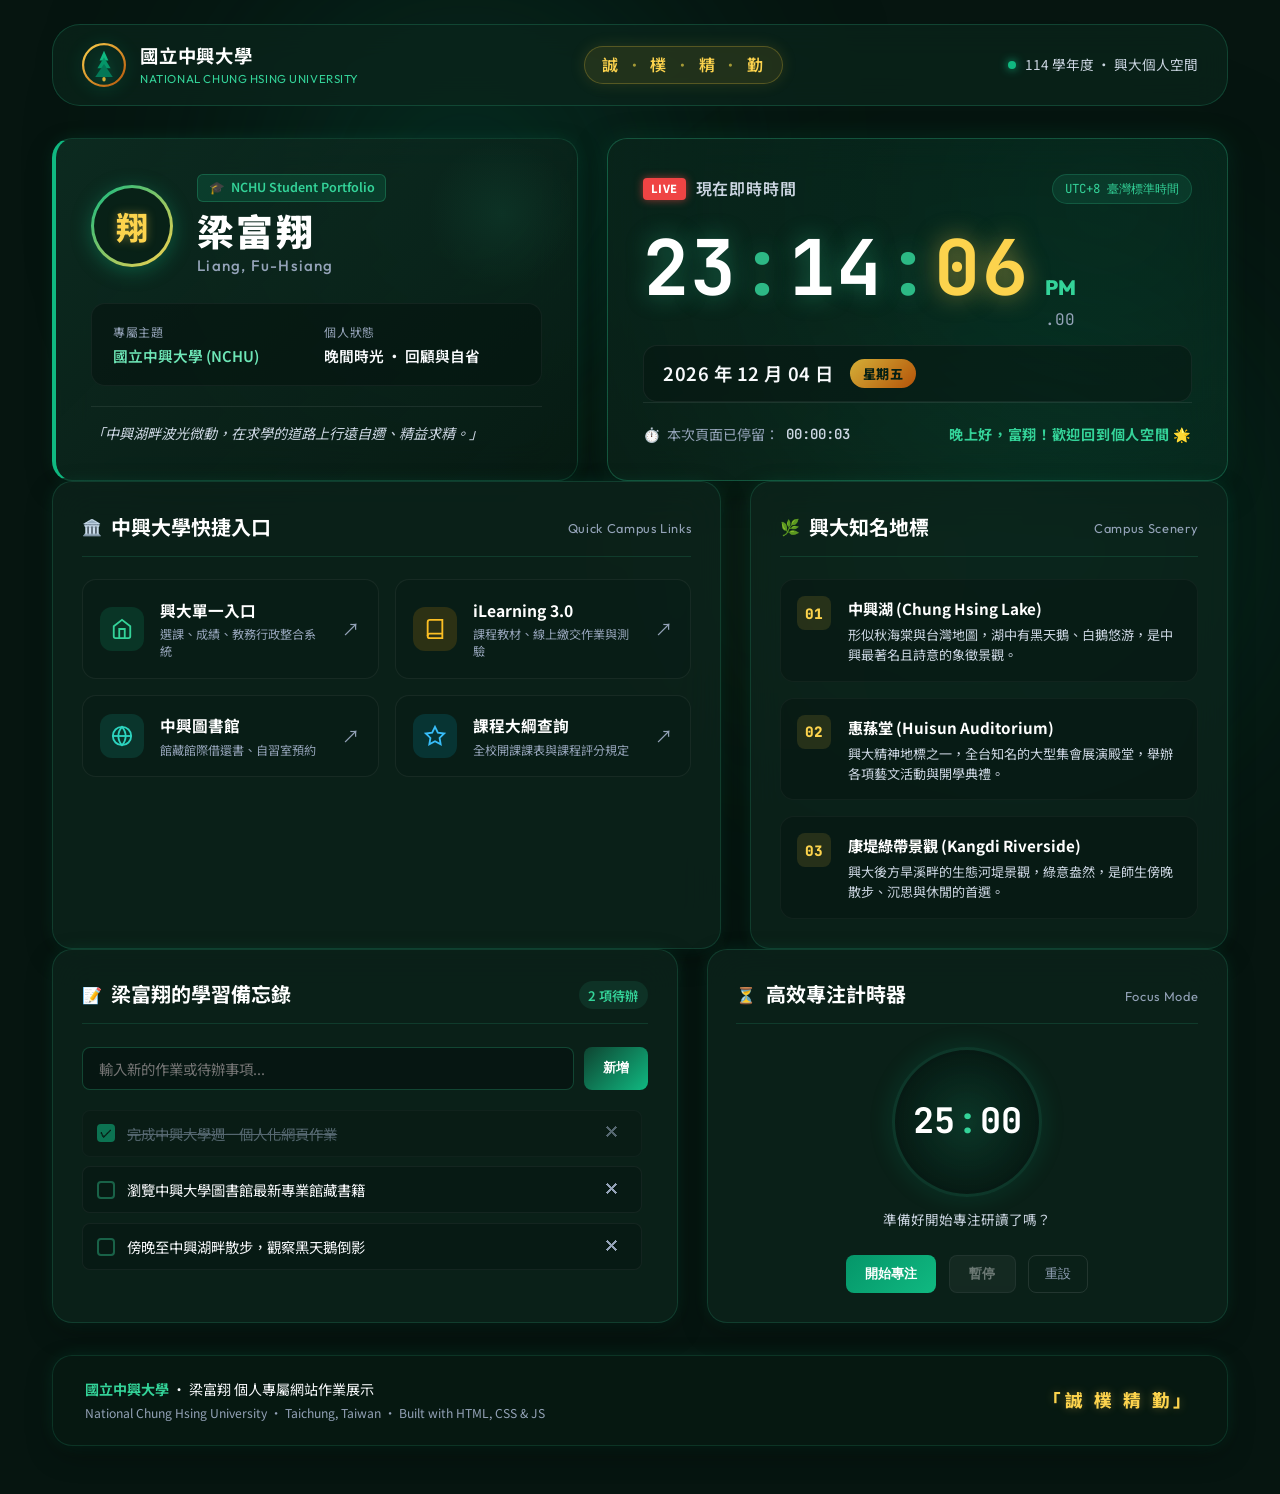
<file: index.html>
<!DOCTYPE html>
<html lang="zh-TW">
<head>
  <meta charset="UTF-8">
  <meta name="viewport" content="width=device-width, initial-scale=1.0">
  <title>梁富翔 | 國立中興大學 NCHU 個人化首頁</title>
  <meta name="description" content="梁富翔的國立中興大學個人專屬首頁，包含即時動態時鐘、興大校園快捷系統、學習待辦清單與專注工具。">
  <!-- Google Fonts: Noto Sans TC, Plus Jakarta Sans, JetBrains Mono -->
  <link rel="preconnect" href="https://fonts.googleapis.com">
  <link rel="preconnect" href="https://fonts.gstatic.com" crossorigin>
  <link href="https://fonts.googleapis.com/css2?family=JetBrains+Mono:wght@400;600;700&family=Noto+Sans+TC:wght@300;400;500;700;900&family=Outfit:wght@400;600;700;800&display=swap" rel="stylesheet">
  <link rel="stylesheet" href="style.css">
</head>
<body>
  <!-- 背景流體光暈特效 -->
  <div class="background-ambient">
    <div class="ambient-glow glow-1"></div>
    <div class="ambient-glow glow-2"></div>
    <div class="ambient-glow glow-3"></div>
  </div>

  <div class="app-container">
    <!-- 頂部導覽列 -->
    <header class="navbar">
      <div class="nav-brand">
        <div class="brand-logo">
          <!-- 興大經典樹形與校徽象徵 SVG -->
          <svg viewBox="0 0 40 40" fill="none" xmlns="http://www.w3.org/2000/svg" class="nchu-logo-svg">
            <circle cx="20" cy="20" r="19" stroke="url(#goldGrad)" stroke-width="2"/>
            <path d="M20 7L24 16H16L20 7Z" fill="#10B981"/>
            <path d="M20 13L26 23H14L20 13Z" fill="#059669"/>
            <path d="M20 19L28 31H12L20 19Z" fill="#047857"/>
            <rect x="18.5" y="31" width="3" height="4" rx="1.5" fill="#D4AF37"/>
            <defs>
              <linearGradient id="goldGrad" x1="0" y1="0" x2="40" y2="40" gradientUnits="userSpaceOnUse">
                <stop stop-color="#FCD34D"/>
                <stop offset="1" stop-color="#B45309"/>
              </linearGradient>
            </defs>
          </svg>
        </div>
        <div class="brand-text">
          <span class="univ-name">國立中興大學</span>
          <span class="univ-en">National Chung Hsing University</span>
        </div>
      </div>

      <div class="motto-badge">
        <span class="motto-word">誠</span>
        <span class="motto-dot">·</span>
        <span class="motto-word">樸</span>
        <span class="motto-dot">·</span>
        <span class="motto-word">精</span>
        <span class="motto-dot">·</span>
        <span class="motto-word">勤</span>
      </div>

      <div class="system-status">
        <span class="status-indicator"></span>
        <span class="status-text" id="semester-info">114 學年度 · 興大個人空間</span>
      </div>
    </header>

    <!-- 主要內容區 -->
    <main class="main-content">
      <!-- 英雄區：個人資訊 + 即時時鐘儀表板 -->
      <section class="hero-section">
        <!-- 個人名牌卡片 -->
        <div class="profile-card glass-panel">
          <div class="profile-header">
            <div class="avatar-ring">
              <div class="avatar-inner">翔</div>
            </div>
            <div class="profile-info">
              <div class="badge-role">
                <span class="badge-icon">🎓</span>
                <span>NCHU Student Portfolio</span>
              </div>
              <h1 class="student-name">梁富翔</h1>
              <p class="student-eng">Liang, Fu-Hsiang</p>
            </div>
          </div>
          
          <div class="profile-meta">
            <div class="meta-item">
              <span class="meta-label">專屬主題</span>
              <span class="meta-val highlight-green">國立中興大學 (NCHU)</span>
            </div>
            <div class="meta-item">
              <span class="meta-label">個人狀態</span>
              <span class="meta-val" id="greeting-badge">美好的一天 · 學習中</span>
            </div>
          </div>

          <div class="profile-quote">
            <p id="campus-quote">「中興湖畔波光微動，在求學的道路上行遠自邇、精益求精。」</p>
          </div>
        </div>

        <!-- 即時動態數位時鐘卡片 -->
        <div class="clock-card glass-panel" id="clockCard">
          <div class="clock-card-header">
            <div class="clock-title">
              <span class="live-indicator">LIVE</span>
              <span class="clock-label">現在即時時間</span>
            </div>
            <div class="timezone-tag">UTC+8 臺灣標準時間</div>
          </div>

          <!-- 主時間顯示區 -->
          <div class="clock-display">
            <div class="clock-digits">
              <span id="clock-hours">--</span>
              <span class="clock-colon">:</span>
              <span id="clock-minutes">--</span>
              <span class="clock-colon">:</span>
              <span id="clock-seconds" class="sec-highlight">--</span>
            </div>
            <div class="clock-ampm-wrapper">
              <span id="clock-ampm">--</span>
              <span id="clock-millis">.00</span>
            </div>
          </div>

          <!-- 即時日期與星期 -->
          <div class="date-display">
            <div class="date-main" id="date-string">正在同步系統時間...</div>
            <div class="date-day-tag" id="day-string">星期-</div>
          </div>

          <!-- 時鐘底欄動態資訊 -->
          <div class="clock-footer">
            <div class="session-timer">
              <span class="timer-icon">⏱️</span>
              <span>本次頁面已停留：</span>
              <span id="stay-duration" class="mono">00:00:00</span>
            </div>
            <div class="current-greeting" id="time-greeting">晚間好！</div>
          </div>
        </div>
      </section>

      <!-- 第二層：快捷入口與中興特色 -->
      <section class="grid-section">
        <!-- 興大校園快捷入口 -->
        <div class="portal-box glass-panel">
          <div class="section-title-bar">
            <div class="section-title-wrap">
              <span class="title-icon">🏛️</span>
              <h2>中興大學快捷入口</h2>
            </div>
            <span class="subtitle">Quick Campus Links</span>
          </div>

          <div class="portals-grid">
            <a href="https://portal.nchu.edu.tw/" target="_blank" rel="noopener" class="portal-card">
              <div class="portal-icon-box bg-emerald">
                <svg viewBox="0 0 24 24" fill="none" stroke="currentColor" stroke-width="2" class="icon-svg">
                  <path d="M3 9l9-7 9 7v11a2 2 0 0 1-2 2H5a2 2 0 0 1-2-2z"></path>
                  <polyline points="9 22 9 12 15 12 15 22"></polyline>
                </svg>
              </div>
              <div class="portal-info">
                <h3>興大單一入口</h3>
                <p>選課、成績、教務行政整合系統</p>
              </div>
              <span class="arrow-icon">↗</span>
            </a>

            <a href="https://ilearning.nchu.edu.tw/" target="_blank" rel="noopener" class="portal-card">
              <div class="portal-icon-box bg-gold">
                <svg viewBox="0 0 24 24" fill="none" stroke="currentColor" stroke-width="2" class="icon-svg">
                  <path d="M4 19.5A2.5 2.5 0 0 1 6.5 17H20"></path>
                  <path d="M6.5 2H20v20H6.5A2.5 2.5 0 0 1 4 19.5v-15A2.5 2.5 0 0 1 6.5 2z"></path>
                </svg>
              </div>
              <div class="portal-info">
                <h3>iLearning 3.0</h3>
                <p>課程教材、線上繳交作業與測驗</p>
              </div>
              <span class="arrow-icon">↗</span>
            </a>

            <a href="https://www.lib.nchu.edu.tw/" target="_blank" rel="noopener" class="portal-card">
              <div class="portal-icon-box bg-teal">
                <svg viewBox="0 0 24 24" fill="none" stroke="currentColor" stroke-width="2" class="icon-svg">
                  <circle cx="12" cy="12" r="10"></circle>
                  <line x1="2" y1="12" x2="22" y2="12"></line>
                  <path d="M12 2a15.3 15.3 0 0 1 4 10 15.3 15.3 0 0 1-4 10 15.3 15.3 0 0 1-4-10 15.3 15.3 0 0 1 4-10z"></path>
                </svg>
              </div>
              <div class="portal-info">
                <h3>中興圖書館</h3>
                <p>館藏館際借還書、自習室預約</p>
              </div>
              <span class="arrow-icon">↗</span>
            </a>

            <a href="https://onepiece.nchu.edu.tw/cof/sys_main.htm" target="_blank" rel="noopener" class="portal-card">
              <div class="portal-icon-box bg-cyan">
                <svg viewBox="0 0 24 24" fill="none" stroke="currentColor" stroke-width="2" class="icon-svg">
                  <polygon points="12 2 15.09 8.26 22 9.27 17 14.14 18.18 21.02 12 17.77 5.82 21.02 7 14.14 2 9.27 8.91 8.26 12 2"></polygon>
                </svg>
              </div>
              <div class="portal-info">
                <h3>課程大綱查詢</h3>
                <p>全校開課課表與課程評分規定</p>
              </div>
              <span class="arrow-icon">↗</span>
            </a>
          </div>
        </div>

        <!-- 興大校園地標特色 -->
        <div class="landmarks-box glass-panel">
          <div class="section-title-bar">
            <div class="section-title-wrap">
              <span class="title-icon">🌿</span>
              <h2>興大知名地標</h2>
            </div>
            <span class="subtitle">Campus Scenery</span>
          </div>

          <div class="landmarks-list">
            <div class="landmark-item">
              <div class="landmark-badge">01</div>
              <div class="landmark-content">
                <h4>中興湖 (Chung Hsing Lake)</h4>
                <p>形似秋海棠與台灣地圖，湖中有黑天鵝、白鵝悠游，是中興最著名且詩意的象徵景觀。</p>
              </div>
            </div>

            <div class="landmark-item">
              <div class="landmark-badge">02</div>
              <div class="landmark-content">
                <h4>惠蓀堂 (Huisun Auditorium)</h4>
                <p>興大精神地標之一，全台知名的大型集會展演殿堂，舉辦各項藝文活動與開學典禮。</p>
              </div>
            </div>

            <div class="landmark-item">
              <div class="landmark-badge">03</div>
              <div class="landmark-content">
                <h4>康堤綠帶景觀 (Kangdi Riverside)</h4>
                <p>興大後方旱溪畔的生態河堤景觀，綠意盎然，是師生傍晚散步、沉思與休閒的首選。</p>
              </div>
            </div>
          </div>
        </div>
      </section>

      <!-- 第三層：學習小工具 (待辦事項 + 專注番茄計時器) -->
      <section class="grid-section tools-section">
        <!-- 作業與任務清單 -->
        <div class="todo-box glass-panel">
          <div class="section-title-bar">
            <div class="section-title-wrap">
              <span class="title-icon">📝</span>
              <h2>梁富翔的學習備忘錄</h2>
            </div>
            <span class="task-count" id="task-counter">2 項待辦</span>
          </div>

          <div class="todo-input-bar">
            <input type="text" id="todoInput" placeholder="輸入新的作業或待辦事項..." maxlength="40">
            <button id="addTodoBtn" class="btn-primary">新增</button>
          </div>

          <ul class="todo-list" id="todoList">
            <!-- 動態待辦項目將由 JS 渲染 -->
          </ul>
        </div>

        <!-- 專注學習計時器 -->
        <div class="timer-box glass-panel">
          <div class="section-title-bar">
            <div class="section-title-wrap">
              <span class="title-icon">⏳</span>
              <h2>高效專注計時器</h2>
            </div>
            <span class="subtitle">Focus Mode</span>
          </div>

          <div class="pomodoro-display">
            <div class="pomo-circle">
              <span id="pomo-minutes" class="pomo-digits">25</span>
              <span class="pomo-separator">:</span>
              <span id="pomo-seconds" class="pomo-digits">00</span>
            </div>
            <p class="pomo-status" id="pomoStatus">準備好開始專注研讀了嗎？</p>
          </div>

          <div class="pomo-controls">
            <button id="startTimerBtn" class="btn-success">開始專注</button>
            <button id="pauseTimerBtn" class="btn-secondary" disabled>暫停</button>
            <button id="resetTimerBtn" class="btn-outline">重設</button>
          </div>
        </div>
      </section>
    </main>

    <!-- 頁尾資訊 -->
    <footer class="footer glass-panel">
      <div class="footer-left">
        <p><strong>國立中興大學</strong> · 梁富翔 個人專屬網站作業展示</p>
        <p class="footer-sub">National Chung Hsing University · Taichung, Taiwan · Built with HTML, CSS & JS</p>
      </div>
      <div class="footer-right">
        <span class="motto-footer">「誠 樸 精 勤」</span>
      </div>
    </footer>
  </div>

  <script src="script.js"></script>
</body>
</html>
</file>
<file: style.css>
/* ============================================================
   國立中興大學 (NCHU) 主題 - 梁富翔個人專屬首頁樣式表
   設計風格：現代玻璃擬態 (Glassmorphism)、興大翠綠與暖金光澤、優雅微動態
   ============================================================ */

:root {
  /* 興大代表色系與色彩階層 */
  --nchu-green-deep: #061912;
  --nchu-green-base: #0a3324;
  --nchu-green-surface: #0e4431;
  --nchu-green-accent: #10b981;
  --nchu-green-light: #34d399;
  --nchu-green-glow: rgba(16, 185, 129, 0.25);

  --nchu-gold: #d4af37;
  --nchu-gold-light: #fcd34d;
  --nchu-gold-glow: rgba(245, 158, 11, 0.2);

  /* 背景與玻璃質感面板 */
  --bg-main: #061510;
  --card-bg: rgba(13, 38, 29, 0.7);
  --card-bg-hover: rgba(16, 48, 37, 0.85);
  --card-border: rgba(52, 211, 153, 0.16);
  --card-border-hover: rgba(52, 211, 153, 0.38);

  /* 文字階層 */
  --text-primary: #f8fafc;
  --text-secondary: #cbd5e1;
  --text-muted: #94a3b8;
  --text-emerald: #6ee7b7;

  /* 字體族系 */
  --font-main: 'Noto Sans TC', -apple-system, BlinkMacSystemFont, sans-serif;
  --font-display: 'Outfit', 'Noto Sans TC', sans-serif;
  --font-mono: 'JetBrains Mono', monospace;

  /* 圓角與陰影 */
  --radius-sm: 8px;
  --radius-md: 14px;
  --radius-lg: 20px;
  --radius-xl: 28px;
  --shadow-card: 0 10px 30px -5px rgba(0, 0, 0, 0.4), 0 0 20px -5px var(--nchu-green-glow);
  --shadow-hover: 0 20px 40px -10px rgba(0, 0, 0, 0.6), 0 0 30px 2px rgba(52, 211, 153, 0.25);

  --transition-smooth: all 0.3s cubic-bezier(0.16, 1, 0.3, 1);
}

/* 全域重置與基礎樣式 */
*, *::before, *::after {
  box-sizing: border-box;
  margin: 0;
  padding: 0;
}

body {
  font-family: var(--font-main);
  background-color: var(--bg-main);
  color: var(--text-primary);
  min-height: 100vh;
  line-height: 1.6;
  overflow-x: hidden;
  position: relative;
  -webkit-font-smoothing: antialiased;
}

/* 背景動態氛圍光暈 */
.background-ambient {
  position: fixed;
  inset: 0;
  pointer-events: none;
  z-index: 0;
  overflow: hidden;
}

.ambient-glow {
  position: absolute;
  border-radius: 50%;
  filter: blur(120px);
  opacity: 0.55;
  animation: floatOrb 18s ease-in-out infinite alternate;
}

.glow-1 {
  top: -10%;
  left: 15%;
  width: 550px;
  height: 550px;
  background: radial-gradient(circle, #065f46 0%, transparent 70%);
}

.glow-2 {
  bottom: 5%;
  right: -5%;
  width: 650px;
  height: 650px;
  background: radial-gradient(circle, #044e37 0%, transparent 75%);
  animation-duration: 22s;
  animation-delay: -5s;
}

.glow-3 {
  top: 40%;
  left: 45%;
  width: 400px;
  height: 400px;
  background: radial-gradient(circle, rgba(212, 175, 55, 0.12) 0%, transparent 70%);
  animation-duration: 26s;
  animation-delay: -10s;
}

@keyframes floatOrb {
  0% { transform: translate(0, 0) scale(1); }
  50% { transform: translate(40px, -30px) scale(1.08); }
  100% { transform: translate(-30px, 40px) scale(0.95); }
}

/* 主要容器 */
.app-container {
  position: relative;
  z-index: 1;
  max-width: 1240px;
  margin: 0 auto;
  padding: 1.5rem 2rem 3rem;
  display: flex;
  flex-direction: column;
  gap: 2rem;
}

/* 玻璃擬態面板共用類別 */
.glass-panel {
  background: var(--card-bg);
  backdrop-filter: blur(20px);
  -webkit-backdrop-filter: blur(20px);
  border: 1px solid var(--card-border);
  border-radius: var(--radius-lg);
  box-shadow: var(--shadow-card);
  transition: var(--transition-smooth);
}

.glass-panel:hover {
  border-color: var(--card-border-hover);
}

/* ============================================================
   頂部導覽列 (Navbar)
   ============================================================ */
.navbar {
  display: flex;
  justify-content: space-between;
  align-items: center;
  padding: 1rem 1.8rem;
  border-radius: var(--radius-xl);
  background: rgba(10, 36, 27, 0.75);
  backdrop-filter: blur(16px);
  border: 1px solid rgba(52, 211, 153, 0.2);
}

.nav-brand {
  display: flex;
  align-items: center;
  gap: 0.9rem;
}

.brand-logo {
  width: 44px;
  height: 44px;
  display: flex;
  align-items: center;
  justify-content: center;
  filter: drop-shadow(0 2px 8px rgba(16, 185, 129, 0.4));
}

.nchu-logo-svg {
  width: 100%;
  height: 100%;
}

.brand-text {
  display: flex;
  flex-direction: column;
}

.univ-name {
  font-size: 1.15rem;
  font-weight: 700;
  letter-spacing: 0.04em;
  color: #ffffff;
}

.univ-en {
  font-size: 0.72rem;
  font-family: var(--font-display);
  letter-spacing: 0.05em;
  color: var(--nchu-green-light);
  text-transform: uppercase;
}

/* 校訓徽章 */
.motto-badge {
  display: flex;
  align-items: center;
  gap: 0.5rem;
  background: rgba(212, 175, 55, 0.12);
  border: 1px solid rgba(212, 175, 55, 0.3);
  padding: 0.35rem 1.1rem;
  border-radius: 999px;
  color: var(--nchu-gold-light);
  font-weight: 600;
  letter-spacing: 0.1em;
  box-shadow: 0 0 15px rgba(212, 175, 55, 0.15);
}

.motto-dot {
  color: rgba(253, 224, 71, 0.6);
  font-size: 0.8rem;
}

.system-status {
  display: flex;
  align-items: center;
  gap: 0.6rem;
  font-size: 0.85rem;
  color: var(--text-secondary);
}

.status-indicator {
  width: 8px;
  height: 8px;
  border-radius: 50%;
  background-color: var(--nchu-green-accent);
  box-shadow: 0 0 10px var(--nchu-green-accent);
  animation: pulseDot 2s infinite ease-in-out;
}

@keyframes pulseDot {
  0%, 100% { transform: scale(1); opacity: 1; }
  50% { transform: scale(1.3); opacity: 0.7; }
}

/* ============================================================
   英雄區：個人資訊 + 即時數位時鐘
   ============================================================ */
.hero-section {
  display: grid;
  grid-template-columns: 1.1fr 1.3fr;
  gap: 1.8rem;
  align-items: stretch;
}

/* 個人名牌卡片 */
.profile-card {
  padding: 2.2rem;
  display: flex;
  flex-direction: column;
  justify-content: space-between;
  background: linear-gradient(135deg, rgba(14, 46, 35, 0.85) 0%, rgba(8, 28, 20, 0.7) 100%);
  border-left: 4px solid var(--nchu-green-accent);
  position: relative;
  overflow: hidden;
}

.profile-card::after {
  content: '';
  position: absolute;
  top: 0;
  right: 0;
  width: 150px;
  height: 150px;
  background: radial-gradient(circle, rgba(52, 211, 153, 0.08) 0%, transparent 70%);
  pointer-events: none;
}

.profile-header {
  display: flex;
  align-items: center;
  gap: 1.5rem;
}

.avatar-ring {
  width: 82px;
  height: 82px;
  border-radius: 50%;
  background: linear-gradient(135deg, var(--nchu-green-accent), var(--nchu-gold-light));
  padding: 3px;
  display: flex;
  align-items: center;
  justify-content: center;
  box-shadow: 0 4px 20px rgba(16, 185, 129, 0.35);
  flex-shrink: 0;
}

.avatar-inner {
  width: 100%;
  height: 100%;
  border-radius: 50%;
  background: #082117;
  display: flex;
  align-items: center;
  justify-content: center;
  font-size: 2rem;
  font-weight: 800;
  color: var(--nchu-gold-light);
  text-shadow: 0 0 10px rgba(252, 211, 77, 0.4);
}

.profile-info {
  display: flex;
  flex-direction: column;
  gap: 0.2rem;
}

.badge-role {
  display: inline-flex;
  align-items: center;
  gap: 0.4rem;
  background: rgba(16, 185, 129, 0.15);
  color: var(--nchu-green-light);
  font-size: 0.78rem;
  font-weight: 600;
  padding: 0.2rem 0.65rem;
  border-radius: 6px;
  width: fit-content;
  border: 1px solid rgba(52, 211, 153, 0.25);
}

.student-name {
  font-size: 2.3rem;
  font-weight: 900;
  letter-spacing: 0.06em;
  color: #ffffff;
  margin-top: 0.2rem;
  line-height: 1.15;
}

.student-eng {
  font-size: 0.95rem;
  font-family: var(--font-display);
  color: var(--text-muted);
  letter-spacing: 0.08em;
  font-weight: 500;
}

.profile-meta {
  display: grid;
  grid-template-columns: 1fr 1fr;
  gap: 1rem;
  margin: 1.5rem 0 1.2rem;
  padding: 1.1rem 1.3rem;
  background: rgba(6, 21, 16, 0.6);
  border-radius: var(--radius-md);
  border: 1px solid rgba(255, 255, 255, 0.05);
}

.meta-item {
  display: flex;
  flex-direction: column;
  gap: 0.2rem;
}

.meta-label {
  font-size: 0.75rem;
  color: var(--text-muted);
  text-transform: uppercase;
  letter-spacing: 0.05em;
}

.meta-val {
  font-size: 0.92rem;
  font-weight: 600;
  color: var(--text-primary);
}

.highlight-green {
  color: var(--text-emerald);
}

.profile-quote {
  font-size: 0.88rem;
  color: var(--text-secondary);
  font-style: italic;
  line-height: 1.55;
  border-top: 1px solid rgba(255, 255, 255, 0.08);
  padding-top: 1rem;
}

/* ============================================================
   即時動態時鐘卡片 (Clock Centerpiece)
   ============================================================ */
.clock-card {
  padding: 2.2rem;
  display: flex;
  flex-direction: column;
  justify-content: space-between;
  background: radial-gradient(circle at 80% 20%, rgba(16, 185, 129, 0.12) 0%, rgba(10, 34, 25, 0.8) 100%);
  border: 1px solid rgba(52, 211, 153, 0.28);
  box-shadow: 0 10px 35px -5px rgba(0, 0, 0, 0.5), 0 0 25px rgba(16, 185, 129, 0.15);
  position: relative;
}

.clock-card-header {
  display: flex;
  justify-content: space-between;
  align-items: center;
}

.clock-title {
  display: flex;
  align-items: center;
  gap: 0.6rem;
}

.live-indicator {
  font-size: 0.7rem;
  font-weight: 800;
  background: #ef4444;
  color: #ffffff;
  padding: 0.15rem 0.5rem;
  border-radius: 4px;
  letter-spacing: 0.05em;
  box-shadow: 0 0 8px rgba(239, 68, 68, 0.6);
  animation: pulseLive 1.5s infinite;
}

@keyframes pulseLive {
  0%, 100% { opacity: 1; }
  50% { opacity: 0.65; }
}

.clock-label {
  font-size: 1rem;
  font-weight: 600;
  color: var(--text-secondary);
  letter-spacing: 0.05em;
}

.timezone-tag {
  font-size: 0.78rem;
  color: var(--nchu-green-light);
  background: rgba(52, 211, 153, 0.1);
  padding: 0.25rem 0.75rem;
  border-radius: 999px;
  font-family: var(--font-mono);
  border: 1px solid rgba(52, 211, 153, 0.2);
}

/* 主時間數字顯示 */
.clock-display {
  display: flex;
  align-items: baseline;
  justify-content: flex-start;
  gap: 1rem;
  margin: 1.6rem 0 0.8rem;
}

.clock-digits {
  font-family: var(--font-mono);
  font-size: 4.8rem;
  font-weight: 700;
  line-height: 1;
  color: #ffffff;
  letter-spacing: 0.02em;
  text-shadow: 0 0 25px rgba(52, 211, 153, 0.4);
  display: flex;
  align-items: center;
}

.clock-colon {
  color: var(--nchu-green-light);
  margin: 0 0.1rem;
  opacity: 0.85;
  animation: blinkColon 1s infinite;
}

@keyframes blinkColon {
  0%, 49% { opacity: 1; }
  50%, 100% { opacity: 0.25; }
}

.sec-highlight {
  color: var(--nchu-gold-light);
  text-shadow: 0 0 25px rgba(252, 211, 77, 0.5);
}

.clock-ampm-wrapper {
  display: flex;
  flex-direction: column;
  gap: 0.2rem;
}

#clock-ampm {
  font-size: 1.3rem;
  font-weight: 800;
  font-family: var(--font-display);
  color: var(--nchu-green-light);
}

#clock-millis {
  font-family: var(--font-mono);
  font-size: 1rem;
  color: var(--text-muted);
}

/* 日期與星期 */
.date-display {
  display: flex;
  align-items: center;
  gap: 1rem;
  background: rgba(6, 21, 16, 0.5);
  padding: 0.8rem 1.2rem;
  border-radius: var(--radius-md);
  border: 1px solid rgba(255, 255, 255, 0.06);
}

.date-main {
  font-size: 1.15rem;
  font-weight: 600;
  color: var(--text-primary);
  letter-spacing: 0.03em;
}

.date-day-tag {
  background: linear-gradient(135deg, var(--nchu-gold), #b45309);
  color: #041f14;
  font-weight: 800;
  font-size: 0.82rem;
  padding: 0.25rem 0.8rem;
  border-radius: 999px;
  letter-spacing: 0.05em;
}

/* 時鐘底部狀態 */
.clock-footer {
  display: flex;
  justify-content: space-between;
  align-items: center;
  padding-top: 1.2rem;
  border-top: 1px solid rgba(255, 255, 255, 0.08);
  font-size: 0.88rem;
}

.session-timer {
  display: flex;
  align-items: center;
  gap: 0.4rem;
  color: var(--text-muted);
}

.session-timer .mono {
  font-family: var(--font-mono);
  color: var(--text-secondary);
  font-weight: 600;
}

.current-greeting {
  font-weight: 700;
  color: var(--nchu-green-light);
  letter-spacing: 0.05em;
}

/* ============================================================
   網格區塊 (Grid Section)
   ============================================================ */
.grid-section {
  display: grid;
  grid-template-columns: 1.4fr 1fr;
  gap: 1.8rem;
}

.section-title-bar {
  display: flex;
  justify-content: space-between;
  align-items: baseline;
  margin-bottom: 1.4rem;
  padding-bottom: 0.8rem;
  border-bottom: 1px solid rgba(52, 211, 153, 0.15);
}

.section-title-wrap {
  display: flex;
  align-items: center;
  gap: 0.6rem;
}

.section-title-wrap h2 {
  font-size: 1.25rem;
  font-weight: 700;
  color: #ffffff;
}

.subtitle {
  font-size: 0.8rem;
  color: var(--text-muted);
  font-family: var(--font-display);
  letter-spacing: 0.05em;
}

/* 快捷卡片網格 */
.portal-box {
  padding: 1.8rem;
}

.portals-grid {
  display: grid;
  grid-template-columns: 1fr 1fr;
  gap: 1rem;
}

.portal-card {
  display: flex;
  align-items: center;
  gap: 1rem;
  padding: 1.1rem;
  background: rgba(9, 29, 22, 0.6);
  border: 1px solid rgba(255, 255, 255, 0.06);
  border-radius: var(--radius-md);
  text-decoration: none;
  color: inherit;
  transition: var(--transition-smooth);
  position: relative;
}

.portal-card:hover {
  background: var(--card-bg-hover);
  border-color: var(--nchu-green-light);
  transform: translateY(-3px);
  box-shadow: 0 10px 20px -5px rgba(0, 0, 0, 0.4);
}

.portal-icon-box {
  width: 44px;
  height: 44px;
  border-radius: 12px;
  display: flex;
  align-items: center;
  justify-content: center;
  flex-shrink: 0;
}

.icon-svg {
  width: 22px;
  height: 22px;
}

.bg-emerald {
  background: rgba(16, 185, 129, 0.15);
  color: #34d399;
}

.bg-gold {
  background: rgba(245, 158, 11, 0.15);
  color: #fbbf24;
}

.bg-teal {
  background: rgba(20, 184, 166, 0.15);
  color: #2dd4bf;
}

.bg-cyan {
  background: rgba(6, 182, 212, 0.15);
  color: #38bdf8;
}

.portal-info {
  flex: 1;
}

.portal-info h3 {
  font-size: 0.98rem;
  font-weight: 700;
  color: #ffffff;
  margin-bottom: 0.2rem;
}

.portal-info p {
  font-size: 0.76rem;
  color: var(--text-muted);
  line-height: 1.4;
}

.arrow-icon {
  font-size: 1.1rem;
  color: var(--text-muted);
  transition: var(--transition-smooth);
}

.portal-card:hover .arrow-icon {
  color: var(--nchu-green-light);
  transform: translate(3px, -3px);
}

/* 地標列表 */
.landmarks-box {
  padding: 1.8rem;
}

.landmarks-list {
  display: flex;
  flex-direction: column;
  gap: 1rem;
}

.landmark-item {
  display: flex;
  gap: 1.1rem;
  padding: 1rem;
  background: rgba(6, 21, 16, 0.5);
  border-radius: var(--radius-md);
  border: 1px solid rgba(255, 255, 255, 0.04);
  transition: var(--transition-smooth);
}

.landmark-item:hover {
  background: rgba(10, 36, 27, 0.7);
  border-color: rgba(52, 211, 153, 0.2);
  transform: translateX(4px);
}

.landmark-badge {
  font-family: var(--font-mono);
  font-size: 0.9rem;
  font-weight: 800;
  color: var(--nchu-gold-light);
  background: rgba(212, 175, 55, 0.15);
  width: 34px;
  height: 34px;
  border-radius: 8px;
  display: flex;
  align-items: center;
  justify-content: center;
  flex-shrink: 0;
}

.landmark-content h4 {
  font-size: 0.95rem;
  font-weight: 700;
  color: #ffffff;
  margin-bottom: 0.3rem;
}

.landmark-content p {
  font-size: 0.82rem;
  color: var(--text-secondary);
  line-height: 1.5;
}

/* ============================================================
   第三層：待辦清單與番茄鐘
   ============================================================ */
.tools-section {
  grid-template-columns: 1.2fr 1fr;
}

.todo-box, .timer-box {
  padding: 1.8rem;
}

.task-count {
  font-size: 0.82rem;
  color: var(--nchu-green-light);
  background: rgba(52, 211, 153, 0.1);
  padding: 0.2rem 0.6rem;
  border-radius: 999px;
  font-weight: 600;
}

.todo-input-bar {
  display: flex;
  gap: 0.6rem;
  margin-bottom: 1.2rem;
}

.todo-input-bar input {
  flex: 1;
  background: rgba(6, 21, 16, 0.7);
  border: 1px solid rgba(52, 211, 153, 0.25);
  border-radius: var(--radius-sm);
  padding: 0.65rem 1rem;
  color: #ffffff;
  font-family: inherit;
  font-size: 0.9rem;
  outline: none;
  transition: var(--transition-smooth);
}

.todo-input-bar input:focus {
  border-color: var(--nchu-green-accent);
  box-shadow: 0 0 10px rgba(16, 185, 129, 0.3);
}

.btn-primary {
  background: linear-gradient(135deg, var(--nchu-green-surface), var(--nchu-green-accent));
  color: #ffffff;
  border: none;
  padding: 0 1.2rem;
  border-radius: var(--radius-sm);
  font-weight: 600;
  cursor: pointer;
  transition: var(--transition-smooth);
}

.btn-primary:hover {
  filter: brightness(1.15);
  transform: translateY(-1px);
}

.todo-list {
  list-style: none;
  display: flex;
  flex-direction: column;
  gap: 0.6rem;
  max-height: 220px;
  overflow-y: auto;
  padding-right: 0.4rem;
}

.todo-list::-webkit-scrollbar {
  width: 5px;
}
.todo-list::-webkit-scrollbar-thumb {
  background: rgba(52, 211, 153, 0.2);
  border-radius: 4px;
}

.todo-item {
  display: flex;
  align-items: center;
  justify-content: space-between;
  padding: 0.65rem 0.9rem;
  background: rgba(6, 21, 16, 0.5);
  border: 1px solid rgba(255, 255, 255, 0.05);
  border-radius: var(--radius-sm);
  transition: var(--transition-smooth);
}

.todo-item.completed {
  opacity: 0.55;
}

.todo-item.completed .todo-text {
  text-decoration: line-through;
  color: var(--text-muted);
}

.todo-item-left {
  display: flex;
  align-items: center;
  gap: 0.75rem;
  cursor: pointer;
  flex: 1;
}

.todo-checkbox {
  appearance: none;
  width: 18px;
  height: 18px;
  border: 2px solid rgba(52, 211, 153, 0.4);
  border-radius: 4px;
  cursor: pointer;
  outline: none;
  display: grid;
  place-content: center;
  transition: var(--transition-smooth);
}

.todo-checkbox:checked {
  background: var(--nchu-green-accent);
  border-color: var(--nchu-green-accent);
}

.todo-checkbox:checked::before {
  content: "✓";
  color: #041f14;
  font-size: 0.75rem;
  font-weight: 900;
}

.todo-text {
  font-size: 0.9rem;
  color: var(--text-primary);
}

.todo-delete-btn {
  background: none;
  border: none;
  color: var(--text-muted);
  cursor: pointer;
  font-size: 1rem;
  padding: 0.2rem 0.4rem;
  border-radius: 4px;
  transition: var(--transition-smooth);
}

.todo-delete-btn:hover {
  color: #ef4444;
}

/* 番茄鐘專注計時器 */
.pomodoro-display {
  display: flex;
  flex-direction: column;
  align-items: center;
  margin: 1.2rem 0 1.5rem;
}

.pomo-circle {
  display: flex;
  align-items: center;
  justify-content: center;
  width: 150px;
  height: 150px;
  border-radius: 50%;
  border: 3px solid var(--card-border);
  background: radial-gradient(circle, rgba(16, 185, 129, 0.15) 0%, rgba(6, 21, 16, 0.8) 80%);
  box-shadow: 0 0 25px rgba(16, 185, 129, 0.15);
  font-family: var(--font-mono);
  font-size: 2.2rem;
  font-weight: 700;
  color: #ffffff;
  margin-bottom: 0.8rem;
}

.pomo-separator {
  margin: 0 2px;
  color: var(--nchu-green-light);
}

.pomo-status {
  font-size: 0.85rem;
  color: var(--text-secondary);
}

.pomo-controls {
  display: flex;
  justify-content: center;
  gap: 0.8rem;
}

.btn-success {
  background: linear-gradient(135deg, #059669, #10b981);
  color: #ffffff;
  border: none;
  padding: 0.55rem 1.2rem;
  border-radius: var(--radius-sm);
  font-weight: 600;
  cursor: pointer;
  transition: var(--transition-smooth);
}

.btn-success:hover {
  filter: brightness(1.15);
}

.btn-secondary {
  background: rgba(255, 255, 255, 0.1);
  color: #ffffff;
  border: 1px solid rgba(255, 255, 255, 0.15);
  padding: 0.55rem 1.2rem;
  border-radius: var(--radius-sm);
  font-weight: 600;
  cursor: pointer;
  transition: var(--transition-smooth);
}

.btn-secondary:disabled {
  opacity: 0.4;
  cursor: not-allowed;
}

.btn-outline {
  background: transparent;
  color: var(--text-muted);
  border: 1px solid rgba(255, 255, 255, 0.1);
  padding: 0.55rem 1rem;
  border-radius: var(--radius-sm);
  font-weight: 500;
  cursor: pointer;
  transition: var(--transition-smooth);
}

.btn-outline:hover {
  color: #ffffff;
  border-color: rgba(255, 255, 255, 0.3);
}

/* ============================================================
   頁尾 (Footer)
   ============================================================ */
.footer {
  display: flex;
  justify-content: space-between;
  align-items: center;
  padding: 1.4rem 2rem;
  border-radius: var(--radius-lg);
  font-size: 0.88rem;
  background: rgba(8, 26, 19, 0.7);
  border: 1px solid rgba(52, 211, 153, 0.15);
}

.footer-left strong {
  color: var(--nchu-green-light);
}

.footer-sub {
  font-size: 0.76rem;
  color: var(--text-muted);
  margin-top: 0.2rem;
}

.motto-footer {
  font-size: 1.1rem;
  font-weight: 800;
  letter-spacing: 0.2em;
  color: var(--nchu-gold-light);
  text-shadow: 0 0 10px rgba(252, 211, 77, 0.3);
}

/* ============================================================
   響應式設計 (Responsive Styles)
   ============================================================ */
@media (max-width: 960px) {
  .hero-section {
    grid-template-columns: 1fr;
  }
  .grid-section {
    grid-template-columns: 1fr;
  }
  .clock-digits {
    font-size: 3.8rem;
  }
}

@media (max-width: 640px) {
  .app-container {
    padding: 1rem 1rem 2rem;
    gap: 1.4rem;
  }
  .navbar {
    flex-direction: column;
    gap: 0.8rem;
    align-items: flex-start;
    padding: 1rem 1.2rem;
  }
  .motto-badge {
    display: none;
  }
  .student-name {
    font-size: 1.9rem;
  }
  .clock-digits {
    font-size: 2.8rem;
  }
  .portals-grid {
    grid-template-columns: 1fr;
  }
  .footer {
    flex-direction: column;
    gap: 0.8rem;
    text-align: center;
  }
}
</file>
